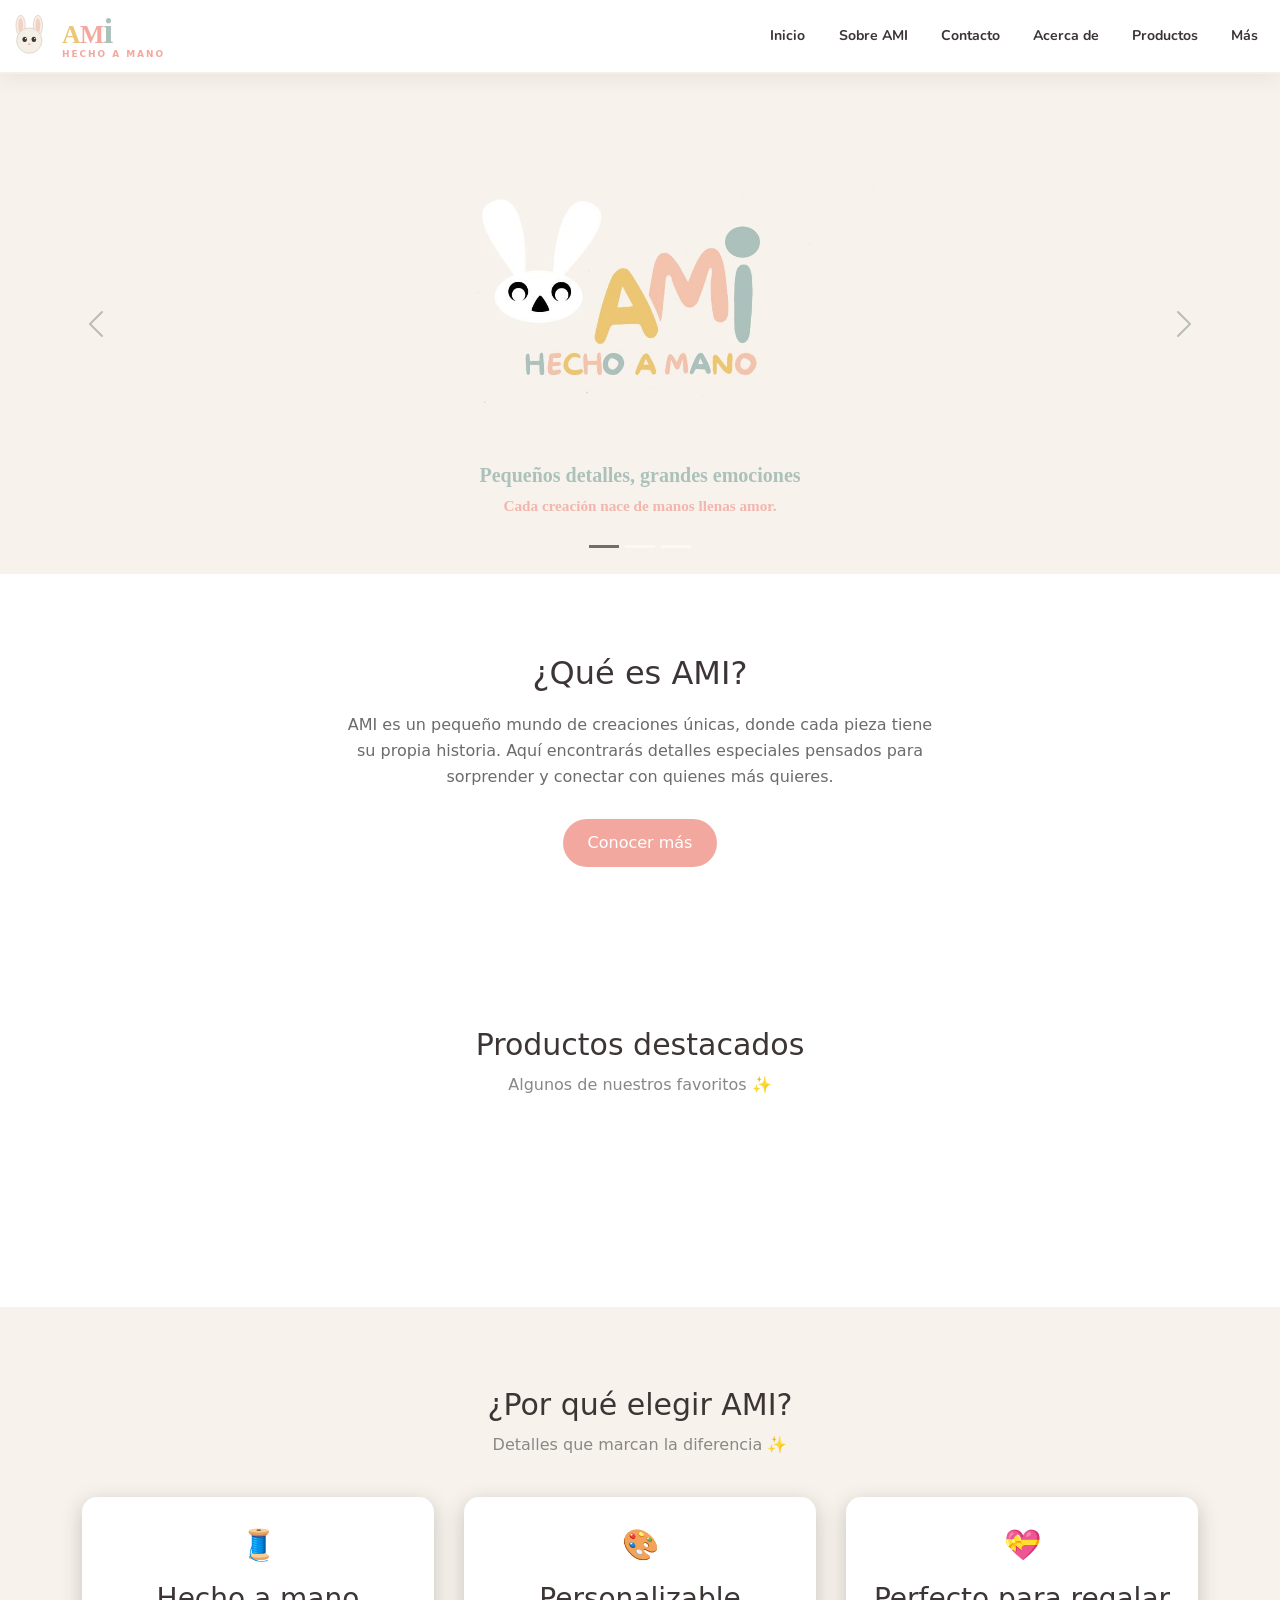
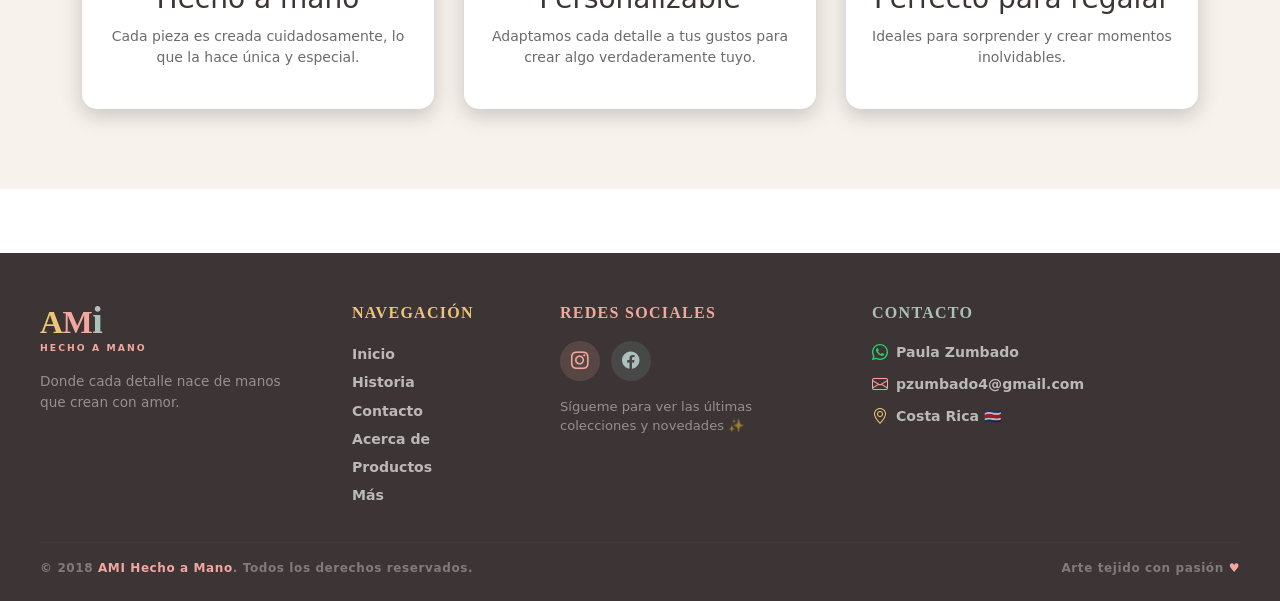
<file: index.html>
<!DOCTYPE html>
<html lang="en">

<head>
    <meta charset="UTF-8">
    <meta name="viewport" content="width=device-width, initial-scale=1.0">
    <title>Document</title>
    <link href="https://fonts.googleapis.com/css2?family=Nunito:wght@400;600;700;800;900&family=Pacifico&display=swap"
        rel="stylesheet" />
    <link rel="stylesheet" href="ami/assets/css/indexstyle.css" />
    <link href="https://cdn.jsdelivr.net/npm/bootstrap@5.3.3/dist/css/bootstrap.min.css" rel="stylesheet">
    <link rel="icon" type="image/jpeg" href="ami/assets/img/Logo Conejito2.jpeg">
</head>

<body>

    <!-- ═══════════════ Inicio del Navbar ═══════════════ -->
    <nav class="navbar navbar-expand-lg ami-nav sticky-top">
        <div class="container-fluid px-1">

            <a class="navbar-brand" href="index.html">

                <svg viewBox="0 0 80 80" fill="none" xmlns="http://www.w3.org/2000/svg">
                    <ellipse cx="22" cy="22" rx="8" ry="18" fill="#F5EFE6" stroke="#ddd4c8" stroke-width="1.5" />
                    <ellipse cx="22" cy="22" rx="4" ry="13" fill="#F2A89E" opacity=".45" />
                    <ellipse cx="52" cy="22" rx="8" ry="18" fill="#F5EFE6" stroke="#ddd4c8" stroke-width="1.5" />
                    <ellipse cx="52" cy="22" rx="4" ry="13" fill="#F2A89E" opacity=".45" />
                    <circle cx="37" cy="48" r="22" fill="#F5EFE6" stroke="#ddd4c8" stroke-width="1.5" />
                    <ellipse cx="29" cy="46" rx="4" ry="4.5" fill="#3D3535" />
                    <ellipse cx="45" cy="46" rx="4" ry="4.5" fill="#3D3535" />
                    <circle cx="30.5" cy="44.5" r="1.2" fill="white" />
                    <circle cx="46.5" cy="44.5" r="1.2" fill="white" />
                    <ellipse cx="37" cy="54" rx="2" ry="1.5" fill="#F2A89E" />
                </svg>

                <div class="brand-text">
                    <span class="brand-ami">
                        <span class="ca">A</span>
                        <span class="cm">M</span>
                        <span class="ci">i</span>
                    </span>
                    <span class="brand-sub">Hecho a mano</span>
                </div>

            </a>

            <button class="navbar-toggler" type="button" data-bs-toggle="collapse" data-bs-target="#navbarAMI">

                <span class="navbar-toggler-icon"></span>

            </button>

            <div class="collapse navbar-collapse" id="navbarAMI">

                <ul class="navbar-nav ms-auto gap-2">

                    <li class="nav-item">
                        <a class="nav-link active-y" href="index.html">Inicio</a>
                    </li>

                    <li class="nav-item">
                        <a class="nav-link" href="indexsobreami.html">Sobre AMI</a>
                    </li>

                    <li class="nav-item">
                        <a class="nav-link" href="indexcontacto.html">Contacto</a>
                    </li>

                    <li class="nav-item">
                        <a class="nav-link" href="indexacercade.html">Acerca de</a>
                    </li>

                    <li class="nav-item">
                        <a class="nav-link" href="indexproductos.html">Productos</a>
                    </li>

                    <li class="nav-item">
                        <a class="nav-link" href="indexmas.html">Más</a>
                    </li>

                </ul>

            </div>

        </div>
    </nav>
    <!-- ═══════════════ Fin del Navbar ═══════════════ -->

    <!-- ═══════════════ Incio del carousel ═══════════════ -->
    <div id="carouselExampleCaptions" class="carousel slide">
        <div class="carousel-indicators">
            <button type="button" data-bs-target="#carouselExampleCaptions" data-bs-slide-to="0" class="active"
                aria-current="true" aria-label="Slide 1"></button>
            <button type="button" data-bs-target="#carouselExampleCaptions" data-bs-slide-to="1"
                aria-label="Slide 2"></button>
            <button type="button" data-bs-target="#carouselExampleCaptions" data-bs-slide-to="2"
                aria-label="Slide 3"></button>
        </div>

        <div class="carousel-inner">
            <div class="carousel-item active">
                <img src="ami/assets/img/Logo AMI.jpeg" class="d-block w-100 carousel-img" alt="img">
                <div class="carousel-caption d-none d-md-block">
                    <h5>Pequeños detalles, grandes emociones</h5>
                    <p>Cada creación nace de manos llenas amor.</p>
                </div>
            </div>

            <div class="carousel-item">
                <img src="ami/assets/img/Logo Conejito.jpeg" class="d-block w-100 carousel-img" alt="img">
                <div class="carousel-caption d-none d-md-block">
                    <h5>
                        <span class="ca">A</span><span class="cm">M</span><span class="ci">i</span>
                    </h5>
                    <p class="p-2">Donde las ideas se transforman en algo único.</p>
                </div>
            </div>

            <div class="carousel-item">
                <img src="ami/assets/img/Logo Conejito.jpeg" class="d-block w-100 carousel-img" alt="img">
                <div class="carousel-caption d-none d-md-block">
                    <h5>
                        <span class="ca-2">Encuentra</span><span class="cm-2"> tu</span><span class="ci-2">
                            favorito</span>
                    </h5>
                    <p class="p-3">Creaciones únicas listas para formar parte de tu historia.</p>
                </div>
            </div>
        </div>

        <button class="carousel-control-prev" type="button" data-bs-target="#carouselExampleCaptions"
            data-bs-slide="prev">
            <span class="carousel-control-prev-icon" aria-hidden="true"></span>
            <span class="visually-hidden">Previous</span>
        </button>

        <button class="carousel-control-next" type="button" data-bs-target="#carouselExampleCaptions"
            data-bs-slide="next">
            <span class="carousel-control-next-icon" aria-hidden="true"></span>
            <span class="visually-hidden">Next</span>
        </button>
    </div>
    <!-- ═══════════════ Fin del carousel ═══════════════ -->

    <!-- ═══════════════ Inico de Intro ═══════════════ -->
    <section class="ami-intro">
        <div class="container">
            <h2>¿Qué es AMI?</h2>
            <p>
                AMI es un pequeño mundo de creaciones únicas, donde cada pieza tiene su propia historia.
                Aquí encontrarás detalles especiales pensados para sorprender y conectar con quienes más quieres.
            </p>

            <a href="indexsobreami.html" class="btn-ami">Conocer más</a>
        </div>
    </section>
    <!-- ═══════════════ Fin de Intro ═══════════════ -->

    <!-- ═══════════════ Inicio Productos Destacados ═══════════════ -->

    <section class="productos-destacados">
        <div class="container">
            <h2>Productos destacados</h2>
            <p class="subtitulo">Algunos de nuestros favoritos ✨</p>
            <div class="productos-grid" id="lista-productos"></div>
        </div>
    </section>

    <script src="https://code.jquery.com/jquery-3.7.1.min.js"></script>
    <script src="ami/assets/data/archivos_js/productoshome.js"></script>
    <!-- ═══════════════ Fin Productos Destacados ═══════════════ -->

    <!-- ═══════════════ Inicio Por qué elegirnos ═══════════════ -->
    <section class="por-que-elegirnos">
        <div class="container">
            <h2>¿Por qué elegir AMI?</h2>
            <p class="subtitulo">Detalles que marcan la diferencia ✨</p>

            <div class="beneficios-grid">

                <div class="beneficio">
                    <span class="icono">🧵</span>
                    <h3>Hecho a mano</h3>
                    <p>Cada pieza es creada cuidadosamente, lo que la hace única y especial.</p>
                </div>

                <div class="beneficio">
                    <span class="icono">🎨</span>
                    <h3>Personalizable</h3>
                    <p>Adaptamos cada detalle a tus gustos para crear algo verdaderamente tuyo.</p>
                </div>

                <div class="beneficio">
                    <span class="icono">💝</span>
                    <h3>Perfecto para regalar</h3>
                    <p>Ideales para sorprender y crear momentos inolvidables.</p>
                </div>

            </div>
        </div>
    </section>

    <!-- ═══════════════ Fin Por qué elegirnos ═══════════════ -->
    <div class="toast-container position-fixed 
            bottom-0 end-0 p-3">

        <div id="fraseToast" class="toast" role="alert">

            <div class="toast-header">

                <strong class="me-auto">
                    Frase del día ✨
                </strong>

                <button type="button" class="btn-close" data-bs-dismiss="toast">
                </button>

            </div>

            <div class="toast-body">

                <p id="fraseTexto"></p>

                <small id="fraseAutor" class="text-muted">
                </small>

            </div>

        </div>

    </div>

    <audio id="toastSound" preload="auto">
        <source src="ami/assets/sounds/sound1.mp3" type="audio/mpeg">
    </audio>

    <script src="ami/assets/data/archivos_js/frases.js"></script>
    <link href="https://cdn.jsdelivr.net/npm/bootstrap-icons@1.11.3/font/bootstrap-icons.min.css" rel="stylesheet">
    <script src="https://cdn.jsdelivr.net/npm/bootstrap@5.3.3/dist/js/bootstrap.bundle.min.js"></script>
    <script src="ami/assets/data/archivos_js/frases.js"></script>


</body>

<!-- ═══════════════ Inicio del Footer ═══════════════ -->
<footer class="ami-footer">
    <div class="row g-5">

        <div class="col-12 col-md-3">
            <div class="footer-brand-ami">
                <span class="ca">A</span><span class="cm">M</span><span class="ci">i</span>
            </div>
            <span class="footer-brand-sub">Hecho a mano</span>
            <p class="mt-3 footer-text">
                Donde cada detalle nace de manos que crean con amor.
            </p>
        </div>

        <div class="col-6 col-md-2">
            <div class="footer-title yellow">Navegación</div>
            <a class="footer-link" href="index.html">Inicio</a>
            <a class="footer-link" href="indexsobreami.html">Historia</a>
            <a class="footer-link" href="indexcontacto.html">Contacto</a>
            <a class="footer-link" href="indexacercade.html">Acerca de</a>
            <a class="footer-link" href="indexproductos.html">Productos</a>
            <a class="footer-link" href="indexmas.html">Más</a>
        </div>

        <div class="col-6 col-md-3">
            <div class="footer-title rose">Redes sociales</div>
            <div class="mb-3">
                <a href="https://www.instagram.com/ami_hecho_a_mano?utm_source=ig_web_button_share_sheet&igsh=ZDNlZDc0MzIxNw=="
                    class="social-icon ig" target="_blank" rel="noopener noreferrer">
                    <i class="bi bi-instagram"></i>
                </a>
                <a href="https://www.facebook.com/pau.zumbado.5" class="social-icon fb" target="_blank"
                    rel="noopener noreferrer"><i class="bi bi-facebook"></i></a>
            </div>
            <p class="footer-text-small">
                Sígueme para ver las últimas colecciones y novedades ✨
            </p>
        </div>

        <div class="col-12 col-md-4">
            <div class="footer-title teal">Contacto</div>

            <a href="https://wa.me/50684716880" class="contact-item">
                <i class="bi bi-whatsapp icon-wsp"></i>
                Paula Zumbado
            </a>

            <a href="mailto:pzumbado4@gmail.com" class="contact-item">
                <i class="bi bi-envelope icon-mail"></i>
                pzumbado4@gmail.com
            </a>

            <a href="https://www.bing.com/maps/search?mepi=60%7E%7EEmbedded%7ELargeMapLink&ty=18&vdpid=54&v=2&sV=1&FORM=MIRE&style=r&mb=11.232286%7E-86.031494%7E8.009672%7E-82.536621&ppois=9.620979309082031_-84.2840576171875_Costa+Rica_%7E&cp=9.624821%7E-85.360689&lvl=8.2"
                class="contact-item" target="_blank">
                <i class="bi bi-geo-alt icon-location"></i>
                Costa Rica 🇨🇷
            </a>

        </div>

    </div>

    <hr class="footer-divider">

    <div class="d-flex flex-wrap justify-content-between align-items-center">
        <p class="footer-copy mb-0">
            © 2018 <span>AMI Hecho a Mano</span>. Todos los derechos reservados.
        </p>
        <p class="footer-copy mb-0">
            Arte tejido con pasión <span>♥</span>
        </p>
    </div>
</footer>
<!-- ═══════════════ Fin del Footer ═══════════════ -->

</html>
</file>
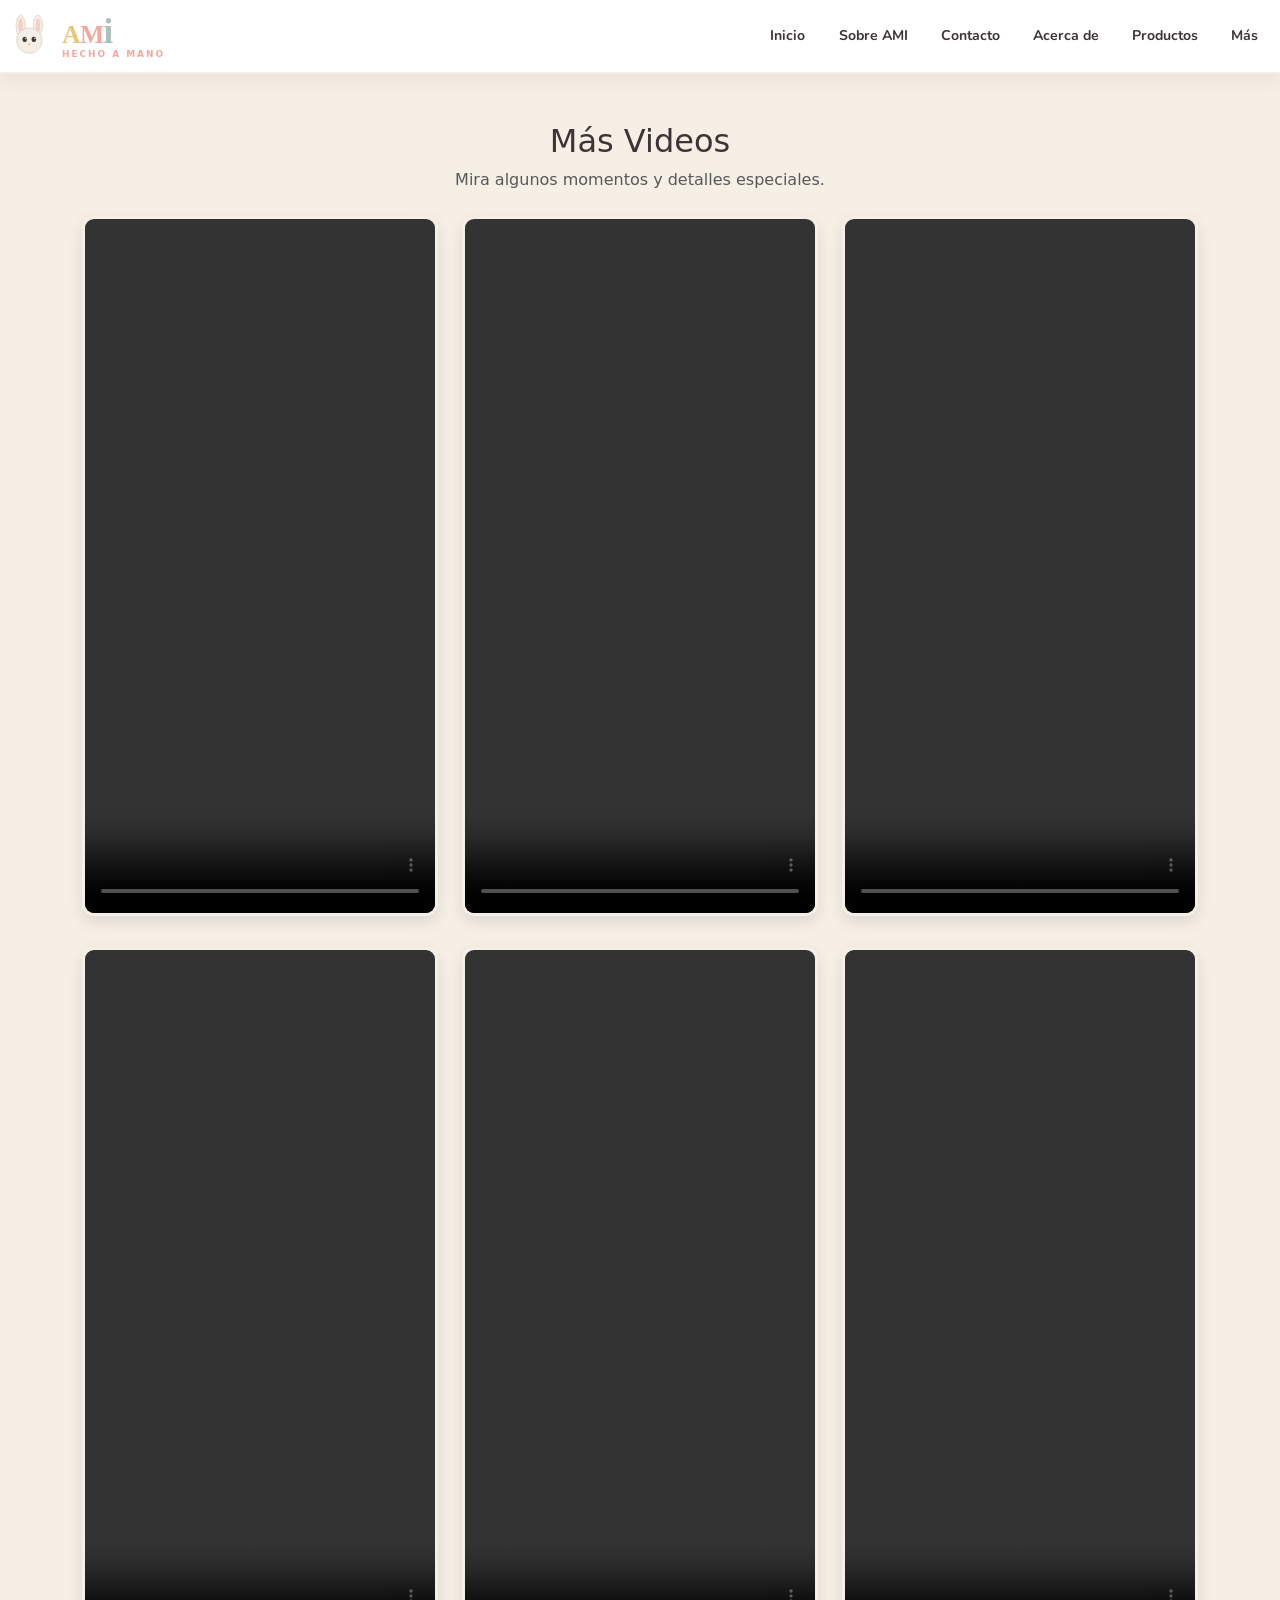
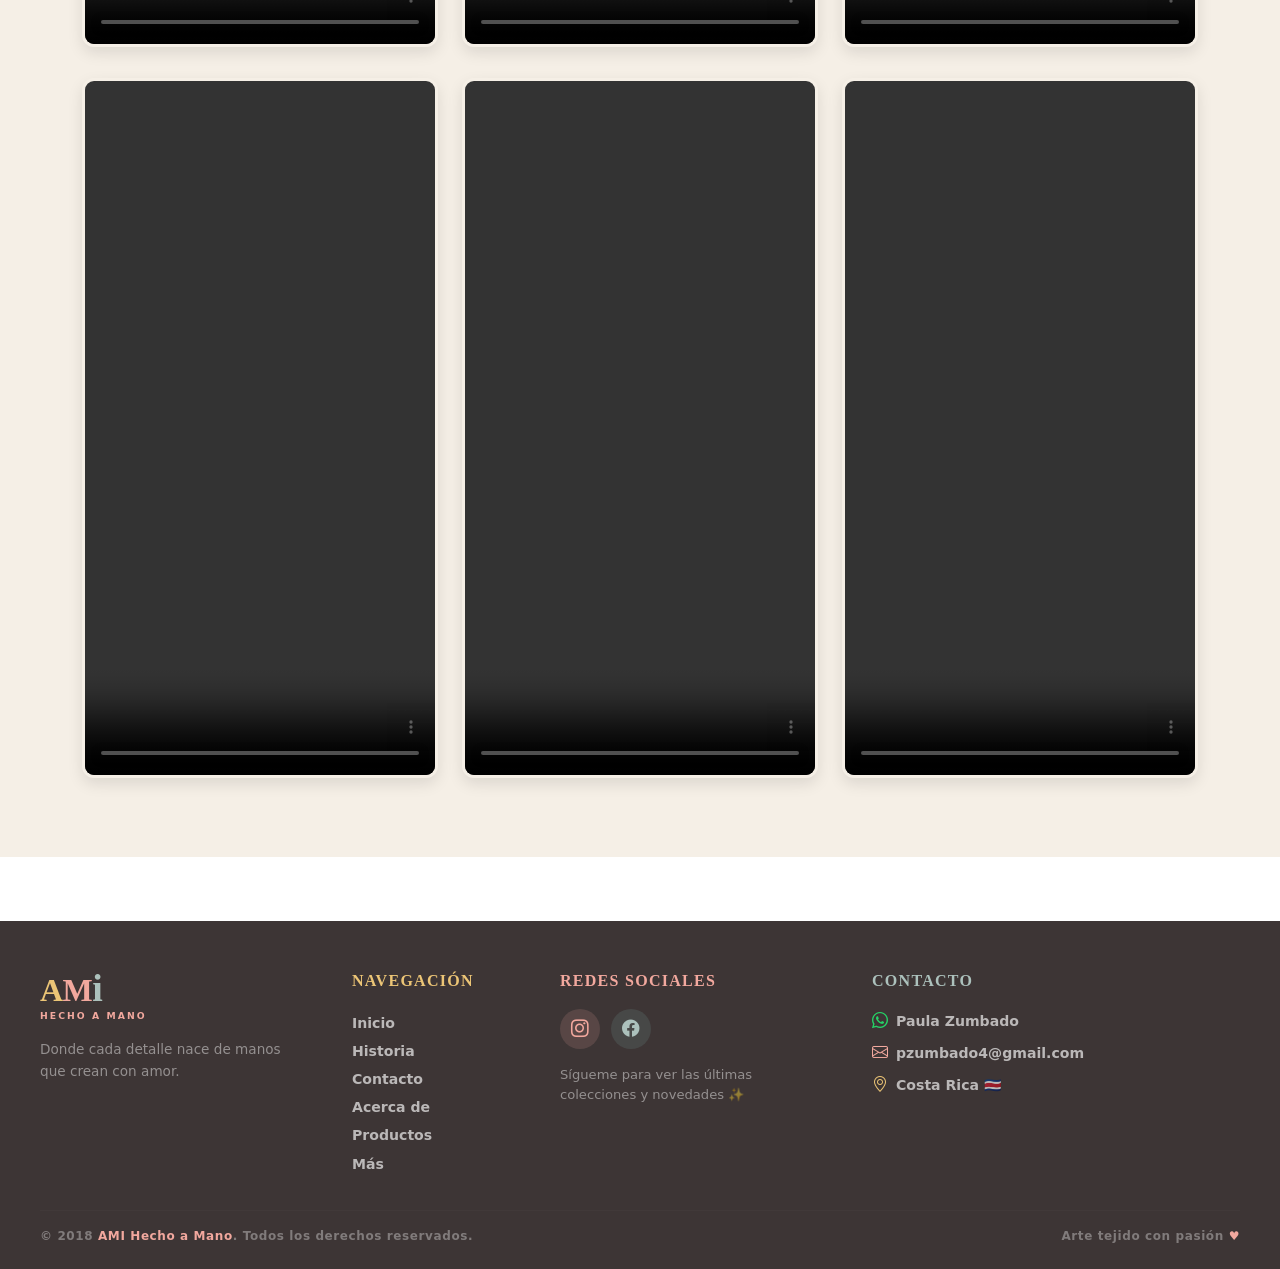
<file: indexmas.html>
<!DOCTYPE html>
<html lang="en">

<head>
    <meta charset="UTF-8">
    <meta name="viewport" content="width=device-width, initial-scale=1.0">
    <title>Document</title>
    <link href="https://fonts.googleapis.com/css2?family=Nunito:wght@400;600;700;800;900&family=Pacifico&display=swap"
        rel="stylesheet" />
    <link rel="stylesheet" href="ami/assets/css/indexstyle.css" />
    <link href="https://cdn.jsdelivr.net/npm/bootstrap@5.3.3/dist/css/bootstrap.min.css" rel="stylesheet">
    <link href="https://cdn.jsdelivr.net/npm/bootstrap-icons@1.11.3/font/bootstrap-icons.css" rel="stylesheet">
    <link rel="icon" type="image/jpeg" href="ami/assets/img/Logo Conejito2.jpeg">
</head>

<body>


    <!-- ═══════════════ Inicio del Navbar ═══════════════ -->
        <nav class="navbar navbar-expand-lg ami-nav sticky-top">
        <div class="container-fluid px-1">

            <a class="navbar-brand" href="index.html">

                <svg viewBox="0 0 80 80" fill="none" xmlns="http://www.w3.org/2000/svg">
                    <ellipse cx="22" cy="22" rx="8" ry="18" fill="#F5EFE6" stroke="#ddd4c8" stroke-width="1.5" />
                    <ellipse cx="22" cy="22" rx="4" ry="13" fill="#F2A89E" opacity=".45" />
                    <ellipse cx="52" cy="22" rx="8" ry="18" fill="#F5EFE6" stroke="#ddd4c8" stroke-width="1.5" />
                    <ellipse cx="52" cy="22" rx="4" ry="13" fill="#F2A89E" opacity=".45" />
                    <circle cx="37" cy="48" r="22" fill="#F5EFE6" stroke="#ddd4c8" stroke-width="1.5" />
                    <ellipse cx="29" cy="46" rx="4" ry="4.5" fill="#3D3535" />
                    <ellipse cx="45" cy="46" rx="4" ry="4.5" fill="#3D3535" />
                    <circle cx="30.5" cy="44.5" r="1.2" fill="white" />
                    <circle cx="46.5" cy="44.5" r="1.2" fill="white" />
                    <ellipse cx="37" cy="54" rx="2" ry="1.5" fill="#F2A89E" />
                </svg>

                <div class="brand-text">
                    <span class="brand-ami">
                        <span class="ca">A</span>
                        <span class="cm">M</span>
                        <span class="ci">i</span>
                    </span>
                    <span class="brand-sub">Hecho a mano</span>
                </div>

            </a>

            <button class="navbar-toggler" type="button" data-bs-toggle="collapse" data-bs-target="#navbarAMI">

                <span class="navbar-toggler-icon"></span>

            </button>

            <div class="collapse navbar-collapse" id="navbarAMI">

                <ul class="navbar-nav ms-auto gap-2">

                    <li class="nav-item">
                        <a class="nav-link active-y" href="index.html">Inicio</a>
                    </li>

                    <li class="nav-item">
                        <a class="nav-link" href="indexsobreami.html">Sobre AMI</a>
                    </li>

                    <li class="nav-item">
                        <a class="nav-link" href="indexcontacto.html">Contacto</a>
                    </li>

                    <li class="nav-item">
                        <a class="nav-link" href="indexacercade.html">Acerca de</a>
                    </li>

                    <li class="nav-item">
                        <a class="nav-link" href="indexproductos.html">Productos</a>
                    </li>

                    <li class="nav-item">
                        <a class="nav-link" href="indexmas.html">Más</a>
                    </li>

                </ul>

            </div>

        </div>
    </nav>
    <!-- ═══════════════ Fin del Navbar ═══════════════ -->

    <!-- ═══════════════ Inicio de Más ═══════════════ -->
    <section class="videos-section py-5">

        <div class="container">

            <div class="text-center mb-4">
                <h2 class="videos-title">
                    Más Videos
                </h2>
                <p class="text-muted">
                    Mira algunos momentos y detalles especiales.
                </p>
            </div>

            <div class="row">

                <div class="vid1 col-md-4 mb-4">
                    <video controls class="video-item">
                        <source src="ami/assets/vid/Conejita.mp4" type="video/mp4">
                    </video>
                </div>

                <div class="vid2 col-md-4 mb-4">
                    <video controls class="video-item">
                        <source src="ami/assets/vid/Videito Paulita.mp4" type="video/mp4">
                    </video>
                </div>

                <div class="vid3 col-md-4 mb-4">
                    <video controls class="video-item">
                        <source src="ami/assets/vid/Sirenita.mp4" type="video/mp4">
                    </video>
                </div>

                <div class="vid4 col-md-4 mb-4">
                    <video controls class="video-item">
                        <source src="ami/assets/vid/Virgencita1.mp4" type="video/mp4">
                    </video>
                </div>

                <div class="vid5 col-md-4 mb-4">
                    <video controls class="video-item">
                        <source src="ami/assets/vid/Virgencita2.mp4" type="video/mp4">
                    </video>
                </div>

                <div class="vid6 col-md-4 mb-4">
                    <video controls class="video-item">
                        <source src="ami/assets/vid/Virgencita3.mp4" type="video/mp4">
                    </video>
                </div>

                <div class="vid7 col-md-4 mb-4">
                    <video controls class="video-item">
                        <source src="ami/assets/vid/Varios1.mp4" type="video/mp4">
                    </video>
                </div>

                <div class="vid8 col-md-4 mb-4">
                    <video controls class="video-item">
                        <source src="ami/assets/vid/Conejita2.mp4" type="video/mp4">
                    </video>
                </div>

                <div class="vid9 col-md-4 mb-4">
                    <video controls class="video-item">
                        <source src="ami/assets/vid/Totoro3.mp4" type="video/mp4">
                    </video>
                </div>

            </div>

        </div>

    </section>

    <!-- ═══════════════ Fin de Más ═══════════════ -->
</body>

<!-- ═══════════════ Inicio del Footer ═══════════════ -->
<footer class="ami-footer">
    <div class="row g-5">

        <div class="col-12 col-md-3">
            <div class="footer-brand-ami">
                <span class="ca">A</span><span class="cm">M</span><span class="ci">i</span>
            </div>
            <span class="footer-brand-sub">Hecho a mano</span>
            <p class="mt-3 footer-text">
                Donde cada detalle nace de manos que crean con amor.
            </p>
        </div>

        <div class="col-6 col-md-2">
            <div class="footer-title yellow">Navegación</div>
            <a class="footer-link" href="index.html">Inicio</a>
            <a class="footer-link" href="indexsobreami.html">Historia</a>
            <a class="footer-link" href="indexcontacto.html">Contacto</a>
            <a class="footer-link" href="indexacercade.html">Acerca de</a>
            <a class="footer-link" href="indexproductos.html">Productos</a>
            <a class="footer-link" href="indexmas.html">Más</a>
        </div>

        <div class="col-6 col-md-3">
            <div class="footer-title rose">Redes sociales</div>
            <div class="mb-3">
                <a href="https://www.instagram.com/ami_hecho_a_mano?utm_source=ig_web_button_share_sheet&igsh=ZDNlZDc0MzIxNw=="
                    class="social-icon ig" target="_blank" rel="noopener noreferrer">
                    <i class="bi bi-instagram"></i>
                </a>
                <a href="https://www.facebook.com/pau.zumbado.5" class="social-icon fb" target="_blank"
                    rel="noopener noreferrer"><i class="bi bi-facebook"></i></a>
            </div>
            <p class="footer-text-small">
                Sígueme para ver las últimas colecciones y novedades ✨
            </p>
        </div>

        <div class="col-12 col-md-4">
            <div class="footer-title teal">Contacto</div>

            <a href="https://wa.me/50684716880" class="contact-item">
                <i class="bi bi-whatsapp icon-wsp"></i>
                Paula Zumbado
            </a>

            <a href="mailto:pzumbado4@gmail.com" class="contact-item">
                <i class="bi bi-envelope icon-mail"></i>
                pzumbado4@gmail.com
            </a>

            <a href="https://www.bing.com/maps/search?mepi=60%7E%7EEmbedded%7ELargeMapLink&ty=18&vdpid=54&v=2&sV=1&FORM=MIRE&style=r&mb=11.232286%7E-86.031494%7E8.009672%7E-82.536621&ppois=9.620979309082031_-84.2840576171875_Costa+Rica_%7E&cp=9.624821%7E-85.360689&lvl=8.2"
                class="contact-item" target="_blank">
                <i class="bi bi-geo-alt icon-location"></i>
                Costa Rica 🇨🇷
            </a>

        </div>

    </div>

    <hr class="footer-divider">

    <div class="d-flex flex-wrap justify-content-between align-items-center">
        <p class="footer-copy mb-0">
            © 2018 <span>AMI Hecho a Mano</span>. Todos los derechos reservados.
        </p>
        <p class="footer-copy mb-0">
            Arte tejido con pasión <span>♥</span>
        </p>
    </div>
</footer>
<!-- ═══════════════ Fin del Footer ═══════════════ -->

</html>
</file>
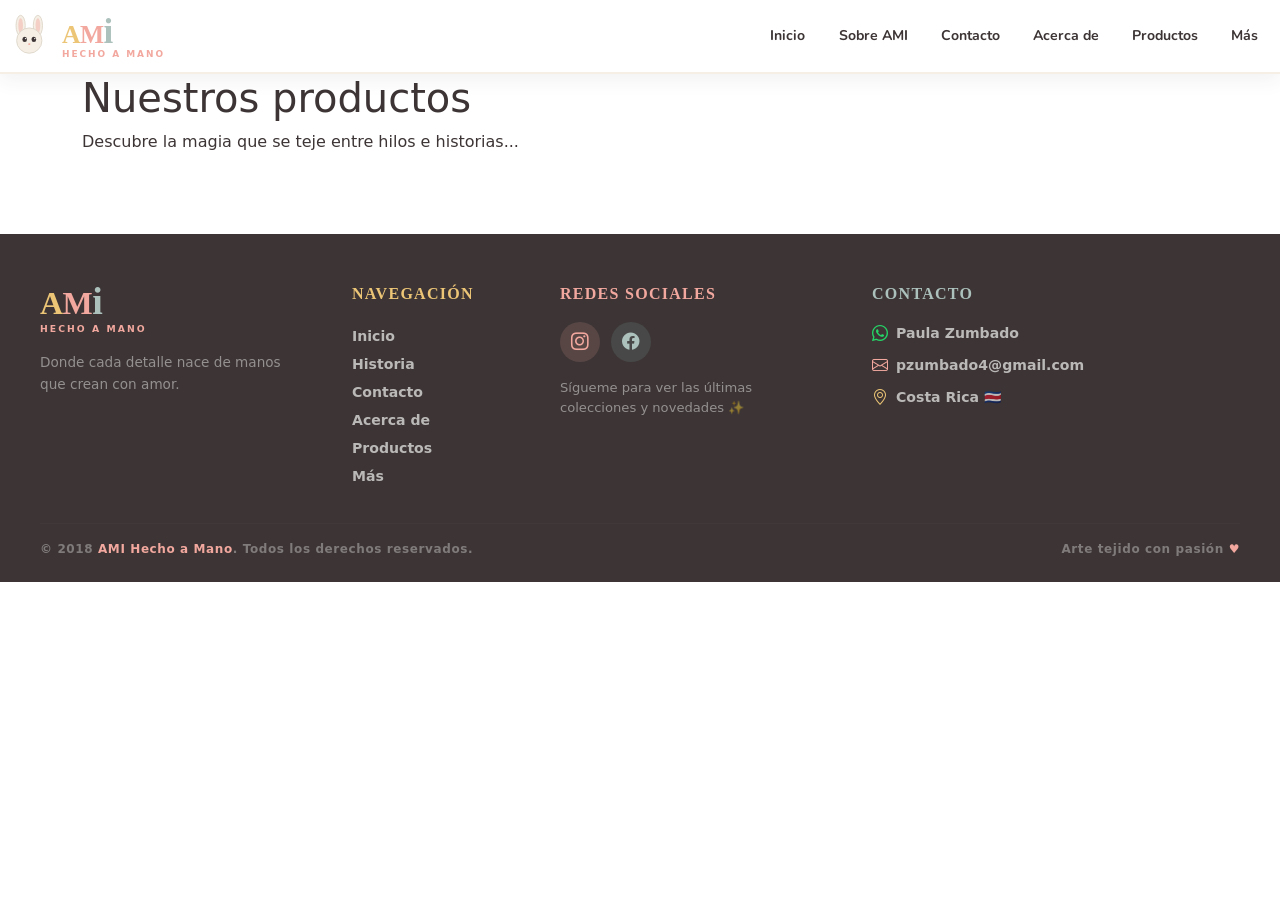
<file: indexproductos.html>
<!DOCTYPE html>
<html lang="en">

<head>
    <meta charset="UTF-8">
    <meta name="viewport" content="width=device-width, initial-scale=1.0">
    <title>Document</title>
    <link href="https://fonts.googleapis.com/css2?family=Nunito:wght@400;600;700;800;900&family=Pacifico&display=swap"
        rel="stylesheet" />
    <link rel="stylesheet" href="ami/assets/css/indexstyle.css" />
    <link href="https://cdn.jsdelivr.net/npm/bootstrap@5.3.3/dist/css/bootstrap.min.css" rel="stylesheet">
    <link rel="icon" type="image/jpeg" href="ami/assets/img/Logo Conejito2.jpeg">
</head>

<body>


    <!-- ═══════════════ Inicio del Navbar ═══════════════ -->
       <nav class="navbar navbar-expand-lg ami-nav sticky-top">
        <div class="container-fluid px-1">

            <a class="navbar-brand" href="index.html">

                <svg viewBox="0 0 80 80" fill="none" xmlns="http://www.w3.org/2000/svg">
                    <ellipse cx="22" cy="22" rx="8" ry="18" fill="#F5EFE6" stroke="#ddd4c8" stroke-width="1.5" />
                    <ellipse cx="22" cy="22" rx="4" ry="13" fill="#F2A89E" opacity=".45" />
                    <ellipse cx="52" cy="22" rx="8" ry="18" fill="#F5EFE6" stroke="#ddd4c8" stroke-width="1.5" />
                    <ellipse cx="52" cy="22" rx="4" ry="13" fill="#F2A89E" opacity=".45" />
                    <circle cx="37" cy="48" r="22" fill="#F5EFE6" stroke="#ddd4c8" stroke-width="1.5" />
                    <ellipse cx="29" cy="46" rx="4" ry="4.5" fill="#3D3535" />
                    <ellipse cx="45" cy="46" rx="4" ry="4.5" fill="#3D3535" />
                    <circle cx="30.5" cy="44.5" r="1.2" fill="white" />
                    <circle cx="46.5" cy="44.5" r="1.2" fill="white" />
                    <ellipse cx="37" cy="54" rx="2" ry="1.5" fill="#F2A89E" />
                </svg>

                <div class="brand-text">
                    <span class="brand-ami">
                        <span class="ca">A</span>
                        <span class="cm">M</span>
                        <span class="ci">i</span>
                    </span>
                    <span class="brand-sub">Hecho a mano</span>
                </div>

            </a>

            <button class="navbar-toggler" type="button" data-bs-toggle="collapse" data-bs-target="#navbarAMI">

                <span class="navbar-toggler-icon"></span>

            </button>

            <div class="collapse navbar-collapse" id="navbarAMI">

                <ul class="navbar-nav ms-auto gap-2">

                    <li class="nav-item">
                        <a class="nav-link active-y" href="index.html">Inicio</a>
                    </li>

                    <li class="nav-item">
                        <a class="nav-link" href="indexsobreami.html">Sobre AMI</a>
                    </li>

                    <li class="nav-item">
                        <a class="nav-link" href="indexcontacto.html">Contacto</a>
                    </li>

                    <li class="nav-item">
                        <a class="nav-link" href="indexacercade.html">Acerca de</a>
                    </li>

                    <li class="nav-item">
                        <a class="nav-link" href="indexproductos.html">Productos</a>
                    </li>

                    <li class="nav-item">
                        <a class="nav-link" href="indexmas.html">Más</a>
                    </li>

                </ul>

            </div>

        </div>
    </nav>
    <!-- ═══════════════ Fin del Navbar ═══════════════ -->


    <!-- ═══════════════ Inicio de Productos ═══════════════ -->
    <section class="productos-page">
        <div class="container">

            <div class="productos-header">
                <h1>Nuestros productos</h1>
                <p>Descubre la magia que se teje entre hilos e historias...</p>
            </div>
            <div class="productos-grid" id="lista-productos"></div>
        </div>
    </section>

    <script src="https://code.jquery.com/jquery-3.7.1.min.js"></script>
    <script src="ami/assets/data/archivos_js/productos.js"></script>
    <!-- ═══════════════ Fin de Productos ═══════════════ -->

    <link href="https://cdn.jsdelivr.net/npm/bootstrap-icons@1.11.3/font/bootstrap-icons.min.css" rel="stylesheet">
    <script src="https://cdn.jsdelivr.net/npm/bootstrap@5.3.3/dist/js/bootstrap.bundle.min.js"></script>

</body>

<!-- ═══════════════ Inicio del Footer ═══════════════ -->
<footer class="ami-footer">
    <div class="row g-5">

        <div class="col-12 col-md-3">
            <div class="footer-brand-ami">
                <span class="ca">A</span><span class="cm">M</span><span class="ci">i</span>
            </div>
            <span class="footer-brand-sub">Hecho a mano</span>
            <p class="mt-3 footer-text">
                Donde cada detalle nace de manos que crean con amor.
            </p>
        </div>

        <div class="col-6 col-md-2">
            <div class="footer-title yellow">Navegación</div>
            <a class="footer-link" href="index.html">Inicio</a>
            <a class="footer-link" href="indexsobreami.html">Historia</a>
            <a class="footer-link" href="indexcontacto.html">Contacto</a>
            <a class="footer-link" href="indexacercade.html">Acerca de</a>
            <a class="footer-link" href="indexproductos.html">Productos</a>
            <a class="footer-link" href="indexmas.html">Más</a>
        </div>

        <div class="col-6 col-md-3">
            <div class="footer-title rose">Redes sociales</div>
            <div class="mb-3">
                <a href="https://www.instagram.com/ami_hecho_a_mano?utm_source=ig_web_button_share_sheet&igsh=ZDNlZDc0MzIxNw=="
                    class="social-icon ig" target="_blank" rel="noopener noreferrer">
                    <i class="bi bi-instagram"></i>
                </a>
                <a href="https://www.facebook.com/pau.zumbado.5" class="social-icon fb" target="_blank"
                    rel="noopener noreferrer"><i class="bi bi-facebook"></i></a>
            </div>
            <p class="footer-text-small">
                Sígueme para ver las últimas colecciones y novedades ✨
            </p>
        </div>

        <div class="col-12 col-md-4">
            <div class="footer-title teal">Contacto</div>

            <a href="https://wa.me/50684716880" class="contact-item">
                <i class="bi bi-whatsapp icon-wsp"></i>
                Paula Zumbado
            </a>

            <a href="mailto:pzumbado4@gmail.com" class="contact-item">
                <i class="bi bi-envelope icon-mail"></i>
                pzumbado4@gmail.com
            </a>

            <a href="https://www.bing.com/maps/search?mepi=60%7E%7EEmbedded%7ELargeMapLink&ty=18&vdpid=54&v=2&sV=1&FORM=MIRE&style=r&mb=11.232286%7E-86.031494%7E8.009672%7E-82.536621&ppois=9.620979309082031_-84.2840576171875_Costa+Rica_%7E&cp=9.624821%7E-85.360689&lvl=8.2"
                class="contact-item" target="_blank">
                <i class="bi bi-geo-alt icon-location"></i>
                Costa Rica 🇨🇷
            </a>

        </div>

    </div>

    <hr class="footer-divider">

    <div class="d-flex flex-wrap justify-content-between align-items-center">
        <p class="footer-copy mb-0">
            © 2018 <span>AMI Hecho a Mano</span>. Todos los derechos reservados.
        </p>
        <p class="footer-copy mb-0">
            Arte tejido con pasión <span>♥</span>
        </p>
    </div>
</footer>
<!-- ═══════════════ Fin del Footer ═══════════════ -->

</html>
</file>
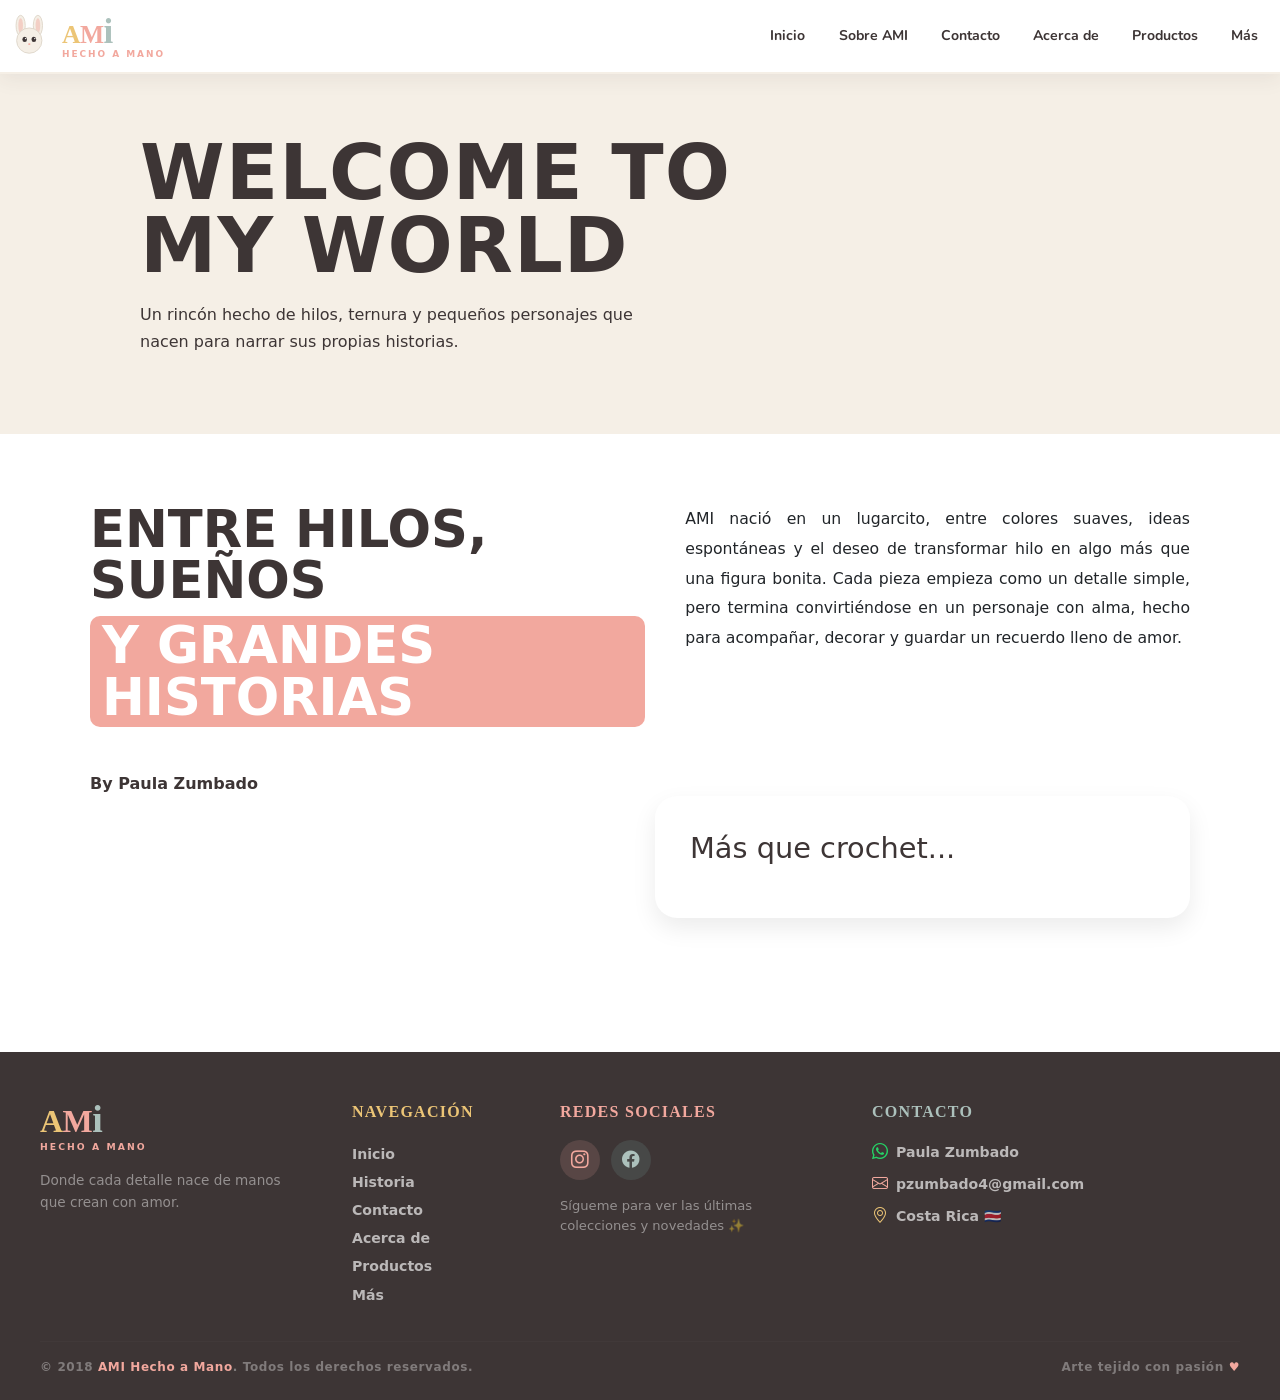
<file: indexsobreami.html>
<!DOCTYPE html>
<html lang="en">

<head>
    <meta charset="UTF-8">
    <meta name="viewport" content="width=device-width, initial-scale=1.0">
    <title>Document</title>
    <link href="https://fonts.googleapis.com/css2?family=Nunito:wght@400;600;700;800;900&family=Pacifico&display=swap"
        rel="stylesheet" />
    <link rel="stylesheet" href="ami/assets/css/indexstyle.css" />
    <link href="https://cdn.jsdelivr.net/npm/bootstrap@5.3.3/dist/css/bootstrap.min.css" rel="stylesheet">
    <link rel="icon" type="image/jpeg" href="ami/assets/img/Logo Conejito2.jpeg">
</head>

<body>


    <!-- ═══════════════ Inicio del Navbar ═══════════════ -->
 <nav class="navbar navbar-expand-lg ami-nav sticky-top">
        <div class="container-fluid px-1">

            <a class="navbar-brand" href="index.html">

                <svg viewBox="0 0 80 80" fill="none" xmlns="http://www.w3.org/2000/svg">
                    <ellipse cx="22" cy="22" rx="8" ry="18" fill="#F5EFE6" stroke="#ddd4c8" stroke-width="1.5" />
                    <ellipse cx="22" cy="22" rx="4" ry="13" fill="#F2A89E" opacity=".45" />
                    <ellipse cx="52" cy="22" rx="8" ry="18" fill="#F5EFE6" stroke="#ddd4c8" stroke-width="1.5" />
                    <ellipse cx="52" cy="22" rx="4" ry="13" fill="#F2A89E" opacity=".45" />
                    <circle cx="37" cy="48" r="22" fill="#F5EFE6" stroke="#ddd4c8" stroke-width="1.5" />
                    <ellipse cx="29" cy="46" rx="4" ry="4.5" fill="#3D3535" />
                    <ellipse cx="45" cy="46" rx="4" ry="4.5" fill="#3D3535" />
                    <circle cx="30.5" cy="44.5" r="1.2" fill="white" />
                    <circle cx="46.5" cy="44.5" r="1.2" fill="white" />
                    <ellipse cx="37" cy="54" rx="2" ry="1.5" fill="#F2A89E" />
                </svg>

                <div class="brand-text">
                    <span class="brand-ami">
                        <span class="ca">A</span>
                        <span class="cm">M</span>
                        <span class="ci">i</span>
                    </span>
                    <span class="brand-sub">Hecho a mano</span>
                </div>

            </a>

            <button class="navbar-toggler" type="button" data-bs-toggle="collapse" data-bs-target="#navbarAMI">

                <span class="navbar-toggler-icon"></span>

            </button>

            <div class="collapse navbar-collapse" id="navbarAMI">

                <ul class="navbar-nav ms-auto gap-2">

                    <li class="nav-item">
                        <a class="nav-link active-y" href="index.html">Inicio</a>
                    </li>

                    <li class="nav-item">
                        <a class="nav-link" href="indexsobreami.html">Sobre AMI</a>
                    </li>

                    <li class="nav-item">
                        <a class="nav-link" href="indexcontacto.html">Contacto</a>
                    </li>

                    <li class="nav-item">
                        <a class="nav-link" href="indexacercade.html">Acerca de</a>
                    </li>

                    <li class="nav-item">
                        <a class="nav-link" href="indexproductos.html">Productos</a>
                    </li>

                    <li class="nav-item">
                        <a class="nav-link" href="indexmas.html">Más</a>
                    </li>

                </ul>

            </div>

        </div>
    </nav>
    <!-- ═══════════════ Fin del NAV ═══════════════ -->

    <script src="https://code.jquery.com/jquery-3.7.1.min.js"></script>
    <link href="https://cdn.jsdelivr.net/npm/bootstrap-icons@1.11.3/font/bootstrap-icons.min.css" rel="stylesheet">
    <script src="https://cdn.jsdelivr.net/npm/bootstrap@5.3.3/dist/js/bootstrap.bundle.min.js"></script>
    <script src="ami/assets/data/archivos_js/sobreami.js"></script>

    <!-- ═══════════════ Inicio de Sobre AMI ═══════════════ -->
    <section class="ami-story">

        <div class="ami-hero">
            <div class="ami-hero-content">
                <h1>WELCOME TO <br> MY WORLD</h1>
                <p>
                    Un rincón hecho de hilos, ternura y pequeños personajes
                    que nacen para narrar sus propias historias.
                </p>
            </div>
        </div>

        <div class="sobre-ami">
            <div class="ami-top-text">
                <div class="ami-heading">
                    <h2>ENTRE HILOS, SUEÑOS <br><span>Y GRANDES HISTORIAS</span></h2>
                </div>

                <div class="ami-lore">
                    <p>
                        AMI nació en un lugarcito, entre colores suaves, ideas espontáneas
                        y el deseo de transformar hilo en algo más que una figura bonita.
                        Cada pieza empieza como un detalle simple, pero termina convirtiéndose
                        en un personaje con alma, hecho para acompañar, decorar y guardar un
                        recuerdo lleno de amor.
                    </p>
                </div>
            </div>

            <div> <span class="ami-autor"><strong>By Paula Zumbado</strong></span></div>

            <div class="ami-grid">
                <div class="ami-images" id="imagenes-ami"></div>

                <div class="ami-text-box" id="texto-ami">
                    <h3>Más que crochet...</h3>
                </div>
            </div>
        </div>
    </section>

    <script src="ami/assets/data/archivos_js/sobreami.js"></script>
</body>

<!-- ═══════════════ Inicio del Footer ═══════════════ -->
<footer class="ami-footer">
    <div class="row g-5">

        <div class="col-12 col-md-3">
            <div class="footer-brand-ami">
                <span class="ca">A</span><span class="cm">M</span><span class="ci">i</span>
            </div>
            <span class="footer-brand-sub">Hecho a mano</span>
            <p class="mt-3 footer-text">
                Donde cada detalle nace de manos que crean con amor.
            </p>
        </div>

        <div class="col-6 col-md-2">
            <div class="footer-title yellow">Navegación</div>
            <a class="footer-link" href="index.html">Inicio</a>
            <a class="footer-link" href="indexsobreami.html">Historia</a>
            <a class="footer-link" href="indexcontacto.html">Contacto</a>
            <a class="footer-link" href="indexacercade.html">Acerca de</a>
            <a class="footer-link" href="indexproductos.html">Productos</a>
            <a class="footer-link" href="indexmas.html">Más</a>
        </div>

        <div class="col-6 col-md-3">
            <div class="footer-title rose">Redes sociales</div>
            <div class="mb-3">
                <a href="https://www.instagram.com/ami_hecho_a_mano?utm_source=ig_web_button_share_sheet&igsh=ZDNlZDc0MzIxNw=="
                    class="social-icon ig" target="_blank" rel="noopener noreferrer">
                    <i class="bi bi-instagram"></i>
                </a>
                <a href="https://www.facebook.com/pau.zumbado.5" class="social-icon fb" target="_blank"
                    rel="noopener noreferrer"><i class="bi bi-facebook"></i></a>
            </div>
            <p class="footer-text-small">
                Sígueme para ver las últimas colecciones y novedades ✨
            </p>
        </div>

        <div class="col-12 col-md-4">
            <div class="footer-title teal">Contacto</div>

            <a href="https://wa.me/50684716880" class="contact-item">
                <i class="bi bi-whatsapp icon-wsp"></i>
                Paula Zumbado
            </a>

            <a href="mailto:pzumbado4@gmail.com" class="contact-item">
                <i class="bi bi-envelope icon-mail"></i>
                pzumbado4@gmail.com
            </a>

            <a href="https://www.bing.com/maps/search?mepi=60%7E%7EEmbedded%7ELargeMapLink&ty=18&vdpid=54&v=2&sV=1&FORM=MIRE&style=r&mb=11.232286%7E-86.031494%7E8.009672%7E-82.536621&ppois=9.620979309082031_-84.2840576171875_Costa+Rica_%7E&cp=9.624821%7E-85.360689&lvl=8.2"
                class="contact-item" target="_blank">
                <i class="bi bi-geo-alt icon-location"></i>
                Costa Rica 🇨🇷
            </a>

        </div>

    </div>

    <hr class="footer-divider">

    <div class="d-flex flex-wrap justify-content-between align-items-center">
        <p class="footer-copy mb-0">
            © 2018 <span>AMI Hecho a Mano</span>. Todos los derechos reservados.
        </p>
        <p class="footer-copy mb-0">
            Arte tejido con pasión <span>♥</span>
        </p>
    </div>
</footer>
<!-- ═══════════════ Fin del Footer ═══════════════ -->

</html>
</file>
<file: ami/assets/css/indexstyle.css>
:root {
  --cream: #f5efe6;
  --rose: #f2a89e;
  --yellow: #ecc576;
  --teal: #acc1bc;
  --white: #ffffff;
  --dark: #3d3535;
}

body {
  background: var(--cream);
  font-family: "Nunito", "Segoe UI Emoji", "Noto Color Emoji", sans-serif;
}

/* ── Inicio Toasts ── */
.toast {
  border-radius: 12px;
}

.toast-header {
  background-color: var(--cream) !important;
}

.toast-body {
  background-color: var(--cream) !important;
}

.toast-container {
  z-index: 9999;
}

@media (max-width: 576px) {

  .toast-container {

    right: 0 !important;
    left: 0 !important;
    bottom: 0 !important;

    display: flex;
    justify-content: center;

  }

  .toast {

    width: 90%;
    max-width: 350px;

  }

}

/* ── Fin Toasts ── */

/* ── Navbar ── */
.ami-nav {
  background: var(--white) !important;
  border-bottom: 2.5px solid var(--cream);
  box-shadow: 0 4px 20px rgba(61, 53, 53, 0.08);
  padding: 0.4rem 0;
}

.brand-ami span {
  margin-right: -3px !important;
}

.ami-nav .nav-link {
  color: var(--dark) !important;
}

.ami-nav .container-fluid {
  display: flex;
  align-items: center;
  justify-content: space-between;

  padding-left: 6px !important;
  padding-right: 6px !important;
}

.ami-nav .navbar-brand {
  display: flex;
  align-items: center;
  gap: 0.5rem;
  padding-left: 2px !important;
}

.ami-nav .navbar-brand svg {
  width: 46px;
  height: 46px;
}

.brand-text {
  display: flex;
  flex-direction: column;
  line-height: 1;
}

.brand-ami {
  font-family: "Baloo 2", cursive;
  font-weight: 800;
  font-size: 1.6rem;

}

.brand-ami .ca {
  color: var(--yellow);
  letter-spacing: -4px;
}

.brand-ami .cm {
  color: var(--rose);
  letter-spacing: -4px;
}

.brand-ami .ci {
  color: var(--teal);
  font-size: 35px;
  letter-spacing: -4px;
}

.brand-sub {
  font-size: 0.56rem;
  font-weight: 800;
  letter-spacing: 0.22em;
  text-transform: uppercase;
  color: var(--rose);
  margin-top: 1px;
}

/* ───────── Links ───────── */

.navbar-nav {
  align-items: center;
}

/* Espacio entre links */

.nav-item {
  list-style: none;
  padding-right: 6px;
}

/* Estilo de links */

.ami-nav .nav-link {
  font-family: "Nunito", sans-serif !important;
  font-weight: 700 !important;
  font-size: 0.88rem !important;
  color: var(--dark) !important;

  padding: 0.35rem 0.6rem !important;

  border-radius: 50px;

  transition:
    background 0.2s,
    transform 0.2s;
}

.ami-nav .nav-link:hover {
  background: var(--cream);
  transform: translateY(-2px);
}


@media (max-width: 992px) {

  .nav-item {
    padding-right: 0;
    margin-bottom: 5px;
  }

  .ami-nav .nav-link {
    font-size: 0.9rem;
    padding: 8px 12px !important;
  }

}

@media (max-width: 576px) {

  .ami-nav .nav-link {
    font-size: 0.95rem;
    text-align: center;
    width: 100%;
  }

}

@media (max-width: 576px) {

  .brand-ami .ci {
    font-size: 1.6rem;
    letter-spacing: -1px;
  }

}

/* ── Fin del Navbar ── */

/* ── CTA ── */
.btn-cta {
  background: var(--teal) !important;
  color: var(--white) !important;
  font-family: "Baloo 2", cursive;
  font-weight: 800 !important;
  font-size: 0.82rem;
  letter-spacing: 0.07em;
  text-transform: uppercase;
  border: none !important;
  border-radius: 50px !important;
  padding: 0.48rem 1.3rem;
  box-shadow: 0 4px 14px rgba(127, 181, 176, 0.35) !important;
  transition:
    background 0.2s,
    transform 0.2s,
    box-shadow 0.2s;
  white-space: nowrap;
}

.btn-cta:hover {
  background: var(--rose) !important;
  transform: translateY(-2px);
  box-shadow: 0 6px 18px rgba(242, 168, 158, 0.4) !important;
}

/* ── Carousel ── */
.carousel-item {
  height: 500px;
  background-color: #f7f2ec;
  display: flex;
  justify-content: center;
  align-items: center;
}

.carousel-img {
  max-height: 100%;
  width: auto;
  object-fit: contain;
}

.carousel-caption h5 {
  font-weight: 300;
  letter-spacing: 1px;
  color: #acc1bc;
  font-family: "Baloo 2", cursive;
  font-weight: bold;
}

.carousel-caption p {
  font-size: 0.95rem;
  opacity: 0.8;
  color: var(--rose);
  font-family: "Baloo 2", cursive;
  font-weight: bold;
}

.carousel-caption h5 span {
  font-weight: 600;
  font-size: 2rem;
  font-family: "Baloo 2", cursive;
}

.carousel-caption h5 span.ca {
  color: var(--yellow);
  font-family: "Baloo 2", cursive;
}

.carousel-caption h5 span.cm {
  color: var(--rose);
  font-family: "Baloo 2", cursive;
}

.carousel-caption h5 span.ci {
  color: var(--teal);
  font-size: 42px;
  font-family: "Baloo 2", cursive;
}

.carousel-caption h5 {
  letter-spacing: 0;
  font-family: "Baloo 2", cursive;
}

.p-2 {
  color: #3d3535 !important;
  font-weight: bold;
  font-size: 600px;
  font-family: "Baloo 2", cursive;
}

.p-3 {
  color: #3d3535 !important;
  font-weight: bold;
  font-size: 600px;
  font-family: "Baloo 2", cursive;
}

.carousel-caption h5 span.ca-2 {
  color: var(--yellow);
  font-family: "Baloo 2", cursive;
}

.carousel-caption h5 span.cm-2 {
  color: var(--rose);
  font-family: "Baloo 2", cursive;
}

.carousel-caption h5 span.ci-2 {
  color: var(--teal);
  font-family: "Baloo 2", cursive;
}

.carousel-control-prev-icon,
.carousel-control-next-icon {
  filter: invert(60%) sepia(15%) saturate(200%) hue-rotate(140deg);
  opacity: 0.8;
}

.carousel-control-prev-icon,
.carousel-control-next-icon {
  color: var(--dark);
  opacity: 0.8 !important;
}

.carousel-indicators button.active {
  background-color: var(--dark) !important;
  opacity: 0.7 !important;
}

/* ── Fin del Carousel ── */

/* ── Inico Intro ── */
.ami-intro {
  background-color: white;
  padding: 80px 20px;
  text-align: center;
}

.ami-intro h2 {
  font-size: 32px;
  color: #3d3535;
  margin-bottom: 20px;
  font-weight: 500;
}

.ami-intro p {
  max-width: 600px;
  margin: 0 auto 30px auto;
  color: #6b6b6b;
  font-size: 16px;
  line-height: 1.6;
}

.btn-ami {
  display: inline-block;
  padding: 12px 25px;
  background-color: #f2a89e;
  color: white;
  text-decoration: none;
  border-radius: 25px;
  transition: 0.3s;
}

.btn-ami:hover {
  background-color: #e8958a;
}

@media (max-width: 480px) {
  .ami-intro {
    padding: 40px 10px;
  }
}

/* ── Fin Intro ── */

/* ── Inicio Productos Destacados ── */
.productos-destacados {
  padding: 80px 20px;
  background-color: #ffffff;
  text-align: center;
}

.productos-destacados h2 {
  font-size: 30px;
  color: #3d3535;
  margin-bottom: 10px;
}

.subtitulo {
  color: #888;
  margin-bottom: 40px;
}

.productos-grid {
  display: grid;
  grid-template-columns: repeat(3, 1fr);
  gap: 30px;
}

.producto-card {
  background: #f7f2ec;
  padding: 20px;
  border-radius: 15px;
  transition: 0.3s;
  box-shadow: 0 6px 20px rgba(61, 53, 53, 0.25);
}

.producto-card:hover {
  transform: translateY(-5px);
}

.producto-card img {
  width: 100%;
  height: 220px;
  object-fit: cover;
  border-radius: 12px;
  margin-bottom: 15px;
}

.producto-card h3 {
  font-size: 18px;
  color: #3d3535;
  margin-bottom: 15px;
}

.btn-producto {
  display: inline-block;
  padding: 10px 20px;
  background-color: #f2a89e;
  color: white;
  border-radius: 20px;
  text-decoration: none;
  transition: 0.3s;
}

.btn-producto:hover {
  background-color: #e8958a;
}

@media (max-width: 768px) {
  .productos-grid {
    grid-template-columns: 1fr;
  }
}

/* ── Fin Productos Destacados ── */

/* ── Inicio Por qué elegirnos ── */
.por-que-elegirnos {
  margin-top: 90px;
  margin-bottom: opx;
  background-color: #f7f2ec;
  padding: 80px 20px;
  text-align: center;
}

.por-que-elegirnos h2 {
  font-size: 30px;
  color: #3d3535;
  margin-bottom: 10px;
}

.subtitulo {
  color: #888;
  margin-bottom: 40px;
}

.beneficios-grid {
  display: grid;
  grid-template-columns: repeat(3, 1fr);
  gap: 30px;
}

.beneficio {
  background: #ffffff;
  padding: 25px;
  border-radius: 15px;
  transition: 0.3s;
  box-shadow: 0 6px 20px rgba(61, 53, 53, 0.25);
}

.beneficio:hover {
  transform: translateY(-5px);
}

.icono {
  font-size: 30px;
  display: block;
  margin-bottom: 15px;
}

.beneficio h3 {
  color: #3d3535;
  margin-bottom: 10px;
}

.beneficio p {
  color: #6b6b6b;
  font-size: 14px;
  line-height: 1.5;
}

@media (max-width: 768px) {
  .beneficios-grid {
    grid-template-columns: 1fr;
  }
}

/* ── Fin Por qué elegirnos ── */

/* ── Inicio pg Productos ── */
.productos-header {
  color: var(--dark);
}

.productos-grid {
  display: grid;
  grid-template-columns: repeat(auto-fit, minmax(290px, 1fr));
  gap: 30px;
}

.productos-card {
  background: #f7f2ec;
  padding: 20px;
  border-radius: 15px;
  box-shadow: 0 6px 20px rgba(61, 53, 53, 0.25);

  display: flex;
  flex-direction: column;

  min-height: 485px;
  transition: 0.3s;
}

.productos-card:hover {
  transform: translateY(-6px);
  box-shadow: 0 12px 30px rgba(61, 53, 53, 0.35);
}

.productos-card img {
  width: 100%;
  height: 270px;
  object-fit: cover;
  border-radius: 12px;
  margin-bottom: 15px;
}

.productos-card h3 {
  font-size: 18px;
  color: #3d3535;
  margin-bottom: 10px;
}

.productos-card p {
  flex-grow: 1;
  font-size: 14px;
  color: #555;
}

.btn-producto {
  align-self: center;
  padding: 8px 18px;
  background-color: #f2a89e;
  color: white;
  border-radius: 20px;
  text-decoration: none;
  font-size: 14px;
  transition: 0.3s;
}

.btn-producto:hover {
  background-color: #e8958a;
}

/* ── Fin de pg Productos ── */

/* ── Inicio de pg Sobre AMI ── */
.ami-story {
  width: 100%;
}

.ami-hero {
  background: var(--cream);
  min-height: 360px;
  display: flex;
  align-items: center;
  justify-content: center;
  padding: 50px 20px;
}

.ami-hero-content {
  max-width: 1000px;
  width: 100%;
}

.ami-hero h1 {
  margin: 0;
  font-size: clamp(2.5rem, 6vw, 5rem);
  line-height: 0.95;
  font-weight: 700;
  color: var(--dark);
  letter-spacing: 1px;
}

.ami-hero p {
  max-width: 500px;
  margin-top: 18px;
  font-size: 1rem;
  line-height: 1.7;
  color: var(--dark);
}

.sobre-ami {
  max-width: 1150px;
  margin: 0 auto;
  padding: 70px 25px;
}

.ami-top-text {
  display: grid;
  grid-template-columns: 1.1fr 1fr;
  gap: 40px;
  align-items: start;
  margin-bottom: 45px;
}

.ami-heading h2 {
  margin: 0;
  font-size: clamp(2rem, 4vw, 3.5rem);
  line-height: 1;
  font-weight: 700;
  color: var(--dark);
  text-transform: uppercase;
}

.ami-heading h2 span {
  display: inline-block;
  margin-top: 10px;
  background-color: var(--rose);
  color: white;
  padding: 4px 12px;
  border-radius: 10px;
}

.ami-lore p {
  margin-top: 0;
  margin-bottom: 18px;
  font-size: 0.98rem;
  line-height: 1.9;
  text-align: justify;
}

.ami-grid {
  display: grid;
  grid-template-columns: 1fr 1fr;
  gap: 30px;
  align-items: start;
}

.ami-images {
  display: flex;
  flex-direction: column;
  gap: 75px;
}

.img-item {
  display: flex;
  flex-direction: column;
}

.ami-images img,
.img-item img {
  width: 100%;
  height: 280px;
  object-fit: cover;
  border-radius: 18px;
  display: block;
  box-shadow: 0 10px 25px rgba(0, 0, 0, 0.12);
}

.img-autor {
  margin-top: 6px;
  font-size: 0.9rem;
  color: var(--dark);
  font-style: italic;
}

.ami-autor {
  color: var(--dark);
}

.ami-text-box {
  background: white;
  border-radius: 22px;
  padding: 35px;
  box-shadow: 0 10px 25px rgba(0, 0, 0, 0.08);
  display: flex;
  flex-direction: column;
  justify-content: center;
}

.ami-text-box h3 {
  margin-top: 0;
  margin-bottom: 18px;
  font-size: 1.8rem;
  color: var(--dark);
}

.ami-text-box p {
  margin-bottom: 16px;
  line-height: 1.9;
  text-align: justify;
}

@media (max-width: 900px) {

  .ami-top-text,
  .ami-grid {
    grid-template-columns: 1fr;
  }

  .ami-images img,
  .img-item img {
    height: 240px;
  }

  .ami-hero {
    min-height: 280px;
  }
}

/* ── Fin de pg Sobre AMI ── */

/* ── Inicio pg Acerca de... ── */
.acerca-banner {
  width: 100%;
}

.acerca-banner img {
  width: 100%;
  height: auto;
  display: block;
}

.acerca-info {
  background-color: var(--white);
  padding: 90px 20px;
}

.acerca-wraper {
  max-width: 1150px;
  margin: 0 auto;
  display: grid;
  grid-template-columns: 1fr 1.1fr;
  gap: 50px;
  align-items: center;
}

.acerca-img img {
  width: 100%;
  border-radius: 20px;
  display: block;
  box-shadow: 0 10px 25px rgba(61, 53, 53, 0.15);
  border: 4px solid var(--rose);
}

.acerca-img img:hover {
  transform: scale(1.02);
  box-shadow: 0 15px 35px rgba(61, 53, 53, 0.25);
  border-color: var(--rose);
  background-color: var(--rose);
}

.acerca-tag {
  display: inline-block;
  color: var(--white);
  font-size: 0.85rem;
  font-weight: 700;
  padding: 6px 12px;
  border-radius: 8px;
  margin-bottom: 18px;
  letter-spacing: 1px;
  background-color: var(--yellow);
}

.acerca-content h2 {
  font-size: 2.6rem;
  line-height: 1.15;
  color: var(--dark);
  margin-bottom: 20px;
  font-weight: 700;
}

.acerca-content p {
  color: var(--dark);
  line-height: 1.9;
  margin-bottom: 18px;
  text-align: justify;
}

@media (max-width: 900px) {
  .acerca-wraper {
    grid-template-columns: 1fr;
  }

  .acerca-content h2 {
    font-size: 2rem;
  }
}

/* ── Fin pg Acerca de... ── */

/* ── Incio pg Contacto ── */

form {
  margin-top: 50px !important;
  max-width: 800px;
  margin: auto;
}

.form-label {
  font-weight: 500;
}

.btn {
  background-color: var(--teal) !important;
  color: var(--white) !important;
  font-weight: 700 !important;
  border: none !important;
  border-radius: 50px !important;
  padding: 10px 20px !important;
  transition: background-color 0.3s, transform 0.3s !important;
  margin-top: 35px;
}

#mapa {
  height: 400px;
  width: 100%;
  border-radius: 10px;
  border: 2px solid #ddd;
  margin-top: 10px;
}

/* ── Fin pg Contacto ── */

/* ── Inicio pg Más ── */

.videos-section {
  background-color: var(--cream);
}

.video-item {
  width: 100%;
  border-radius: 12px;
  box-shadow: 0 6px 15px rgba(0, 0, 0, 0.1);
  height: 700px;
  object-fit: cover;
  transition: transform 0.3s ease, box-shadow 0.3s ease, border 0.3s ease;
  border: 3px solid transparent;
}

h2 {
  color: var(--dark) !important;
}

.vid1:hover .video-item {
  transform: scale(1.05);
  border: 3px solid var(--yellow);
}

.vid2:hover .video-item {
  transform: scale(1.05);
  border: 3px solid var(--rose);
}

.vid3:hover .video-item {
  transform: scale(1.05);
  border: 3px solid var(--teal);
}

.vid4:hover .video-item {
  transform: scale(1.05);
  border: 3px solid var(--yellow);
}

.vid5:hover .video-item {
  transform: scale(1.05);
  border: 3px solid var(--rose);
}

.vid6:hover .video-item {
  transform: scale(1.05);
  border: 3px solid var(--teal);
}

.vid7:hover .video-item {
  transform: scale(1.05);
  border: 3px solid var(--yellow);
}

.vid8:hover .video-item {
  transform: scale(1.05);
  border: 3px solid var(--rose);
}

.vid9:hover .video-item {
  transform: scale(1.05);
  border: 3px solid var(--teal);
}

@media (max-width: 992px) {

  .video-item {
    aspect-ratio: 3 / 4;
  }

}

@media (max-width: 576px) {

  .video-item {
    aspect-ratio: 1 / 1;
  }

}

/* ── Fin pg Más ── */

/* ── Footer ── */
.ami-footer {
  background: var(--dark);
  padding: 3rem 2.5rem 1.5rem;
  margin-top: 4rem;
}

.ami-footer .footer-title {
  font-family: "Baloo 2", cursive;
  font-weight: 800;
  font-size: 1rem;
  letter-spacing: 0.08em;
  text-transform: uppercase;
  margin-bottom: 1rem;
}

.ami-footer .footer-title.yellow {
  color: var(--yellow);
}

.ami-footer .footer-title.rose {
  color: var(--rose);
}

.ami-footer .footer-title.teal {
  color: var(--teal);
}

.footer-brand-ami {
  font-family: "Baloo 2", cursive;
  font-weight: 800;
  font-size: 2rem;
  letter-spacing: -0.5px;
  line-height: 1;
}

.footer-brand-ami .ca {
  color: var(--yellow);
}

.footer-brand-ami .cm {
  color: var(--rose);
}

.footer-brand-ami .ci {
  color: var(--teal);
  font-size: 38px;
}

.footer-brand-sub {
  font-size: 0.58rem;
  font-weight: 800;
  letter-spacing: 0.22em;
  text-transform: uppercase;
  color: var(--rose);
  display: block;
  margin-top: 2px;
}

.ami-footer .footer-link {
  display: block;
  color: rgba(255, 255, 255, 0.65);
  text-decoration: none;
  font-size: 0.88rem;
  font-weight: 700;
  padding: 0.22rem 0;
  transition: color 0.2s, padding-left 0.2s;
}

.ami-footer .footer-link:hover {
  color: var(--yellow);
  padding-left: 6px;
}

.social-icon {
  display: inline-flex;
  align-items: center;
  justify-content: center;
  width: 40px;
  height: 40px;
  border-radius: 50%;
  font-size: 1.1rem;
  text-decoration: none;
  transition:
    transform 0.2s,
    background 0.2s;
  margin-right: 0.4rem;
}

.social-icon.ig {
  background: rgba(242, 168, 158, 0.15);
  color: var(--rose);
}

.social-icon.fb {
  background: rgba(127, 181, 176, 0.15);
  color: var(--teal);
}

.social-icon.tt {
  background: rgba(232, 200, 74, 0.15);
  color: var(--yellow);
}

.social-icon:hover {
  transform: translateY(-3px) scale(1.1);
}

.social-icon.ig:hover {
  background: var(--rose);
  color: #fff;
}

.social-icon.fb:hover {
  background: var(--teal);
  color: #fff;
}

.social-icon.tt:hover {
  background: var(--yellow);
  color: var(--dark);
}

.contact-item {
  display: flex;
  align-items: center;
  gap: 0.5rem;
  color: rgba(255, 255, 255, 0.65);
  font-size: 0.88rem;
  font-weight: 700;
  margin-bottom: 0.5rem;
  text-decoration: none;
  transition: color 0.2s;
}

.contact-item:hover {
  color: var(--yellow);
}

.contact-item i {
  font-size: 1rem;
}

.footer-divider {
  border-color: rgba(255, 255, 255, 0.08);
  margin: 2rem 0 1rem;
}

.footer-copy {
  color: rgba(255, 255, 255, 0.35);
  font-size: 0.75rem;
  font-weight: 700;
  letter-spacing: 0.05em;
}

.footer-copy span {
  color: var(--rose);
}

.footer-text {
  color: rgba(255, 255, 255, 0.45);
  font-size: 0.85rem;
  line-height: 1.6;
}

.footer-text-small {
  color: rgba(255, 255, 255, 0.45);
  font-size: 0.82rem;
}

.icon-wsp {
  color: #25d366;
}

.icon-mail {
  color: var(--rose);
}

.icon-location {
  color: var(--yellow);
}

/* ── Fin del Footer ── */
</file>
